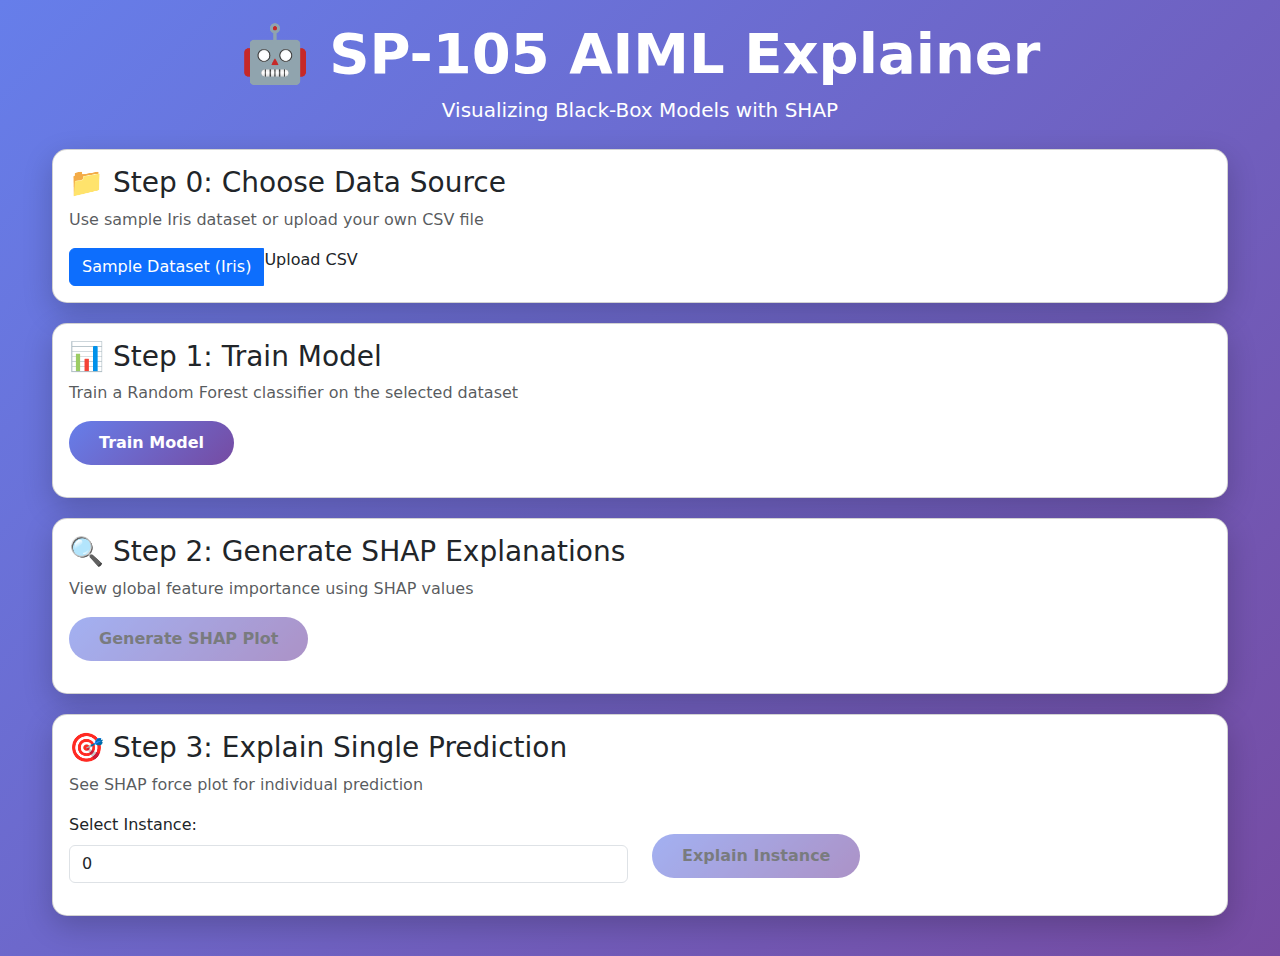
<file: src/templates/index.html>
<!DOCTYPE html>
<html lang="en">
<head>
    <meta charset="UTF-8">
    <meta name="viewport" content="width=device-width, initial-scale=1.0">
    <title>SP-105 AIML Explainer</title>
    <link href="https://cdn.jsdelivr.net/npm/bootstrap@5.1.3/dist/css/bootstrap.min.css" rel="stylesheet">
    <style>
        body {
            background: linear-gradient(135deg, #667eea 0%, #764ba2 100%);
            min-height: 100vh;
            padding: 20px 0;
        }
        .container {
            max-width: 1200px;
        }
        .card {
            border-radius: 15px;
            box-shadow: 0 10px 30px rgba(0,0,0,0.2);
            margin-bottom: 20px;
        }
        .btn-custom {
            background: linear-gradient(135deg, #667eea 0%, #764ba2 100%);
            color: white;
            border: none;
            padding: 10px 30px;
            border-radius: 25px;
            font-weight: 600;
        }
        .btn-custom:hover {
            transform: translateY(-2px);
            box-shadow: 0 5px 15px rgba(0,0,0,0.3);
            color: white;
        }
        .btn-custom:disabled {
            opacity: 0.6;
            cursor: not-allowed;
        }
        .result-img {
            max-width: 100%;
            border-radius: 10px;
            margin-top: 20px;
        }
        .loading {
            display: none;
        }
        .spinner-border {
            width: 2rem;
            height: 2rem;
        }
        .feature-importance {
            max-height: 300px;
            overflow-y: auto;
        }
        .progress-bar {
            background: linear-gradient(135deg, #667eea 0%, #764ba2 100%);
        }
        .file-upload-wrapper {
            position: relative;
            overflow: hidden;
            display: inline-block;
        }
        .file-upload-input {
            font-size: 100px;
            position: absolute;
            left: 0;
            top: 0;
            opacity: 0;
            cursor: pointer;
        }
        .dataset-info-table {
            font-size: 0.9em;
        }
    </style>
</head>
<body>
    <div class="container">
        <div class="text-center text-white mb-4">
            <h1 class="display-4 fw-bold">🤖 SP-105 AIML Explainer</h1>
            <p class="lead">Visualizing Black-Box Models with SHAP</p>
        </div>

        <!-- Step 0: Choose Data Source -->
        <div class="card">
            <div class="card-body">
                <h3 class="card-title">📁 Step 0: Choose Data Source</h3>
                <p class="text-muted">Use sample Iris dataset or upload your own CSV file</p>
                
                <div class="btn-group" role="group">
                    <input type="radio" class="btn-check" name="dataSource" id="sampleData" checked>
                    <label class="btn btn-outline-primary" for="sampleData">Sample Dataset (Iris)</label>
                    
                    <input type="radio" class="btn-check" name="dataSource" id="customData">
                    <label class="btn-outline-primary" for="customData">Upload CSV</label>
                </div>

                <!-- Custom Dataset Upload Section -->
                <div id="uploadSection" style="display:none;" class="mt-3">
                    <div class="row">
                        <div class="col-md-6">
                            <label for="fileInput" class="form-label">Select CSV File:</label>
                            <input type="file" class="form-control" id="fileInput" accept=".csv">
                        </div>
                        <div class="col-md-6">
                            <button id="uploadBtn" class="btn btn-custom mt-4" disabled>Upload Dataset</button>
                        </div>
                    </div>
                    <div id="uploadLoading" class="loading mt-3">
                        <div class="spinner-border text-primary" role="status"></div>
                        <span class="ms-2">Uploading...</span>
                    </div>
                    <div id="uploadResult" class="mt-3"></div>
                    
                    <!-- Target Column Selection -->
                    <div id="targetColumnSection" style="display:none;" class="mt-3">
                        <label for="targetColumn" class="form-label">Select Target Column:</label>
                        <select class="form-select" id="targetColumn">
                            <option value="">Choose...</option>
                        </select>
                    </div>
                </div>
            </div>
        </div>

        <!-- Step 1: Train Model -->
        <div class="card">
            <div class="card-body">
                <h3 class="card-title">📊 Step 1: Train Model</h3>
                <p class="text-muted" id="trainDescription">Train a Random Forest classifier on the selected dataset</p>
                <button id="trainBtn" class="btn btn-custom">Train Model</button>
                <div id="trainLoading" class="loading mt-3">
                    <div class="spinner-border text-primary" role="status"></div>
                    <span class="ms-2">Training model...</span>
                </div>
                <div id="trainResult" class="mt-3"></div>
            </div>
        </div>

        <!-- Step 2: Generate SHAP Explanations -->
        <div class="card">
            <div class="card-body">
                <h3 class="card-title">🔍 Step 2: Generate SHAP Explanations</h3>
                <p class="text-muted">View global feature importance using SHAP values</p>
                <button id="shapBtn" class="btn btn-custom" disabled>Generate SHAP Plot</button>
                <div id="shapLoading" class="loading mt-3">
                    <div class="spinner-border text-primary" role="status"></div>
                    <span class="ms-2">Generating explanations...</span>
                </div>
                <div id="shapResult" class="mt-3"></div>
            </div>
        </div>

        <!-- Step 3: Explain Single Instance -->
        <div class="card">
            <div class="card-body">
                <h3 class="card-title">🎯 Step 3: Explain Single Prediction</h3>
                <p class="text-muted">See SHAP force plot for individual prediction</p>
                <div class="row align-items-center">
                    <div class="col-md-6">
                        <label for="instanceIdx" class="form-label">Select Instance:</label>
                        <input type="number" class="form-control" id="instanceIdx" min="0" max="29" value="0">
                    </div>
                    <div class="col-md-6">
                        <button id="instanceBtn" class="btn btn-custom mt-3" disabled>Explain Instance</button>
                    </div>
                </div>
                <div id="instanceLoading" class="loading mt-3">
                    <div class="spinner-border text-primary" role="status"></div>
                    <span class="ms-2">Generating explanation...</span>
                </div>
                <div id="instanceResult" class="mt-3"></div>
            </div>
        </div>
    </div>

    <script src="https://cdn.jsdelivr.net/npm/bootstrap@5.1.3/dist/js/bootstrap.bundle.min.js"></script>
    <script>
        let uploadedDatasetInfo = null;
        let isCustomDataset = false;

        // Toggle between sample and custom dataset
        document.querySelectorAll('input[name="dataSource"]').forEach(radio => {
            radio.addEventListener('change', (e) => {
                const uploadSection = document.getElementById('uploadSection');
                isCustomDataset = e.target.id === 'customData';
                uploadSection.style.display = isCustomDataset ? 'block' : 'none';
                
                // Reset buttons
                document.getElementById('trainBtn').disabled = false;
                document.getElementById('shapBtn').disabled = true;
                document.getElementById('instanceBtn').disabled = true;
            });
        });

        // Enable upload button when file selected
        document.getElementById('fileInput').addEventListener('change', (e) => {
            document.getElementById('uploadBtn').disabled = !e.target.files.length;
        });

        // Upload Dataset
        document.getElementById('uploadBtn').addEventListener('click', async () => {
            const fileInput = document.getElementById('fileInput');
            const loading = document.getElementById('uploadLoading');
            const result = document.getElementById('uploadResult');
            const targetSection = document.getElementById('targetColumnSection');
            const targetSelect = document.getElementById('targetColumn');
            
            if (!fileInput.files.length) return;
            
            loading.style.display = 'block';
            result.innerHTML = '';
            
            const formData = new FormData();
            formData.append('file', fileInput.files[0]);
            
            try {
                const response = await fetch('/upload_dataset', {
                    method: 'POST',
                    body: formData
                });
                const data = await response.json();
                
                if (data.success) {
                    uploadedDatasetInfo = data.dataset_info;
                    
                    // Populate target column dropdown
                    targetSelect.innerHTML = '<option value="">Choose...</option>';
                    data.dataset_info.columns.forEach(col => {
                        targetSelect.innerHTML += `<option value="${col}">${col}</option>`;
                    });
                    
                    // Show dataset info
                    result.innerHTML = `
                        <div class="alert alert-success">
                            <h5>✅ Dataset Uploaded Successfully!</h5>
                            <p><strong>Filename:</strong> ${data.dataset_info.filename}</p>
                            <p><strong>Rows:</strong> ${data.dataset_info.n_rows}</p>
                            <p><strong>Columns:</strong> ${data.dataset_info.n_columns}</p>
                            <p><strong>Features:</strong> ${data.dataset_info.columns.join(', ')}</p>
                        </div>
                    `;
                    
                    targetSection.style.display = 'block';
                    document.getElementById('trainBtn').disabled = false;
                } else {
                    result.innerHTML = `<div class="alert alert-danger">Error: ${data.error}</div>`;
                }
            } catch (error) {
                result.innerHTML = `<div class="alert alert-danger">Error: ${error.message}</div>`;
            } finally {
                loading.style.display = 'none';
            }
        });

        // Train Model
        document.getElementById('trainBtn').addEventListener('click', async () => {
            const btn = document.getElementById('trainBtn');
            const loading = document.getElementById('trainLoading');
            const result = document.getElementById('trainResult');
            
            btn.disabled = true;
            loading.style.display = 'block';
            result.innerHTML = '';
            
            let endpoint = '/train_model';
            let requestBody = null;
            
            if (isCustomDataset) {
                const targetColumn = document.getElementById('targetColumn').value;
                if (!targetColumn) {
                    result.innerHTML = '<div class="alert alert-danger">Please select a target column</div>';
                    loading.style.display = 'none';
                    btn.disabled = false;
                    return;
                }
                endpoint = '/train_custom_model';
                requestBody = JSON.stringify({ target_column: targetColumn });
            }
            
            try {
                const response = await fetch(endpoint, {
                    method: 'POST',
                    headers: requestBody ? { 'Content-Type': 'application/json' } : {},
                    body: requestBody
                });
                const data = await response.json();
                
                if (data.success) {
                    result.innerHTML = `
                        <div class="alert alert-success">
                            <h5>✅ Model Trained Successfully!</h5>
                            <p><strong>Accuracy:</strong> ${(data.accuracy * 100).toFixed(2)}%</p>
                            <p><strong>Training samples:</strong> ${data.n_samples}</p>
                            <p><strong>Features:</strong> ${data.n_features}</p>
                            ${data.features ? `<p><strong>Feature names:</strong> ${data.features.join(', ')}</p>` : ''}
                        </div>
                    `;
                    document.getElementById('shapBtn').disabled = false;
                    document.getElementById('instanceBtn').disabled = false;
                } else {
                    result.innerHTML = `<div class="alert alert-danger">Error: ${data.error}</div>`;
                }
            } catch (error) {
                result.innerHTML = `<div class="alert alert-danger">Error: ${error.message}</div>`;
            } finally {
                loading.style.display = 'none';
                btn.disabled = false;
            }
        });

        // Generate SHAP (same as before)
        document.getElementById('shapBtn').addEventListener('click', async () => {
            const btn = document.getElementById('shapBtn');
            const loading = document.getElementById('shapLoading');
            const result = document.getElementById('shapResult');
            
            btn.disabled = true;
            loading.style.display = 'block';
            result.innerHTML = '';
            
            try {
                const response = await fetch('/generate_shap', { method: 'POST' });
                const data = await response.json();
                
                if (data.success) {
                    let importanceHTML = '<div class="feature-importance"><h5>Feature Importance:</h5><ul class="list-group">';
                    data.feature_importance.forEach(item => {
                        const percentage = (item.importance * 100).toFixed(2);
                        importanceHTML += `
                            <li class="list-group-item d-flex justify-content-between align-items-center">
                                ${item.feature}
                                <span class="badge bg-primary rounded-pill">${percentage}%</span>
                            </li>
                        `;
                    });
                    importanceHTML += '</ul></div>';
                    
                    result.innerHTML = `
                        <div class="alert alert-success">
                            <h5>✅ SHAP Explanations Generated!</h5>
                            <p><strong>Samples explained:</strong> ${data.n_samples_explained}</p>
                        </div>
                        ${importanceHTML}
                        <img src="data:image/png;base64,${data.plot_image}" class="result-img" alt="SHAP Summary Plot">
                    `;
                } else {
                    result.innerHTML = `<div class="alert alert-danger">Error: ${data.error}</div>`;
                }
            } catch (error) {
                result.innerHTML = `<div class="alert alert-danger">Error: ${error.message}</div>`;
            } finally {
                loading.style.display = 'none';
                btn.disabled = false;
            }
        });

        // Explain Instance (same as before)
        document.getElementById('instanceBtn').addEventListener('click', async () => {
            const btn = document.getElementById('instanceBtn');
            const loading = document.getElementById('instanceLoading');
            const result = document.getElementById('instanceResult');
            const idx = document.getElementById('instanceIdx').value;
            
            btn.disabled = true;
            loading.style.display = 'block';
            result.innerHTML = '';
            
            try {
                const response = await fetch('/explain_instance', {
                    method: 'POST',
                    headers: { 'Content-Type': 'application/json' },
                    body: JSON.stringify({ instance_idx: parseInt(idx) })
                });
                const data = await response.json();
                
                if (data.success) {
                    const probaHTML = data.prediction_proba.map((p, i) => 
                        `<div class="progress-bar" style="width: ${(p*100).toFixed(1)}%">${(p*100).toFixed(1)}% Class ${i}</div>`
                    ).join('');
                    
                    result.innerHTML = `
                        <div class="alert alert-success">
                            <h5>✅ Instance Explanation Generated!</h5>
                            <p><strong>Predicted Class:</strong> ${data.prediction}</p>
                            <div class="progress" style="height: 30px;">
                                ${probaHTML}
                            </div>
                        </div>
                        <img src="data:image/png;base64,${data.plot_image}" class="result-img" alt="SHAP Force Plot">
                    `;
                } else {
                    result.innerHTML = `<div class="alert alert-danger">Error: ${data.error}</div>`;
                }
            } catch (error) {
                result.innerHTML = `<div class="alert alert-danger">Error: ${error.message}</div>`;
            } finally {
                loading.style.display = 'none';
                btn.disabled = false;
            }
        });
    </script>
</body>
</html>
</file>
